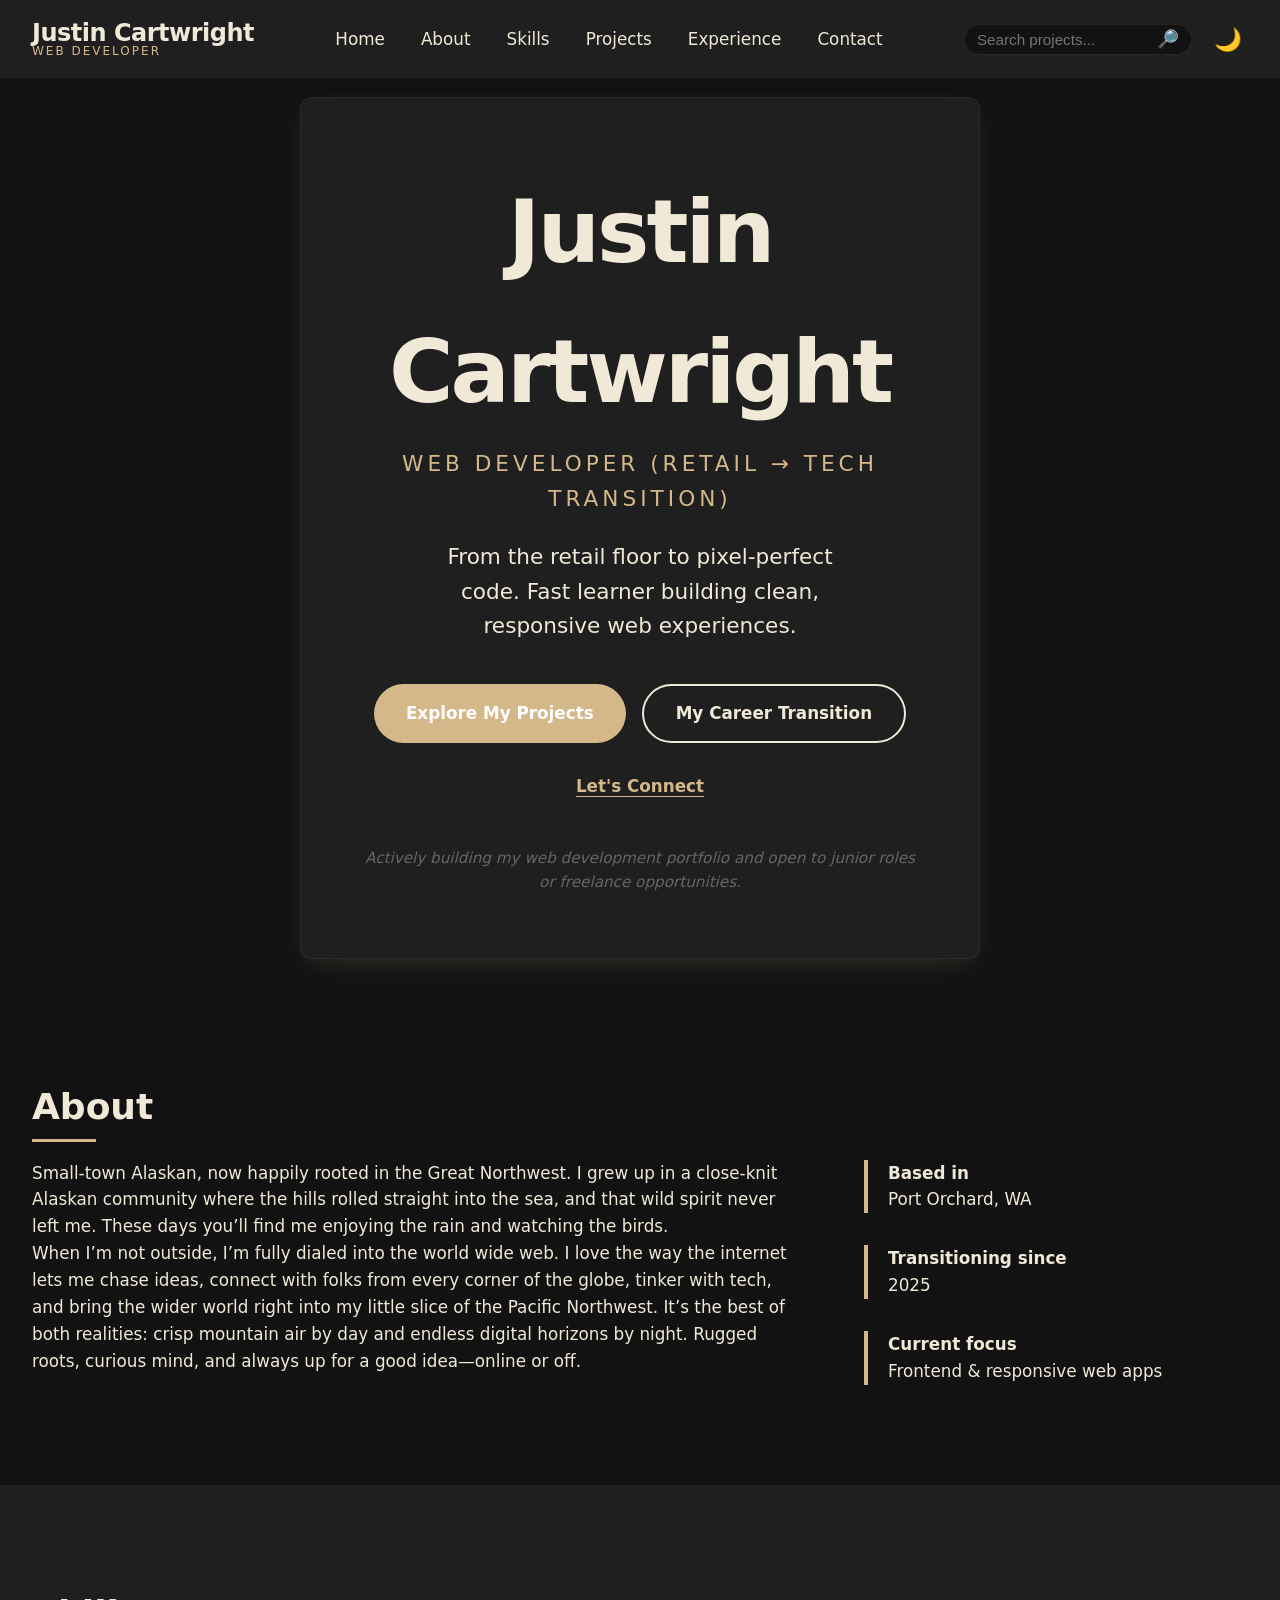
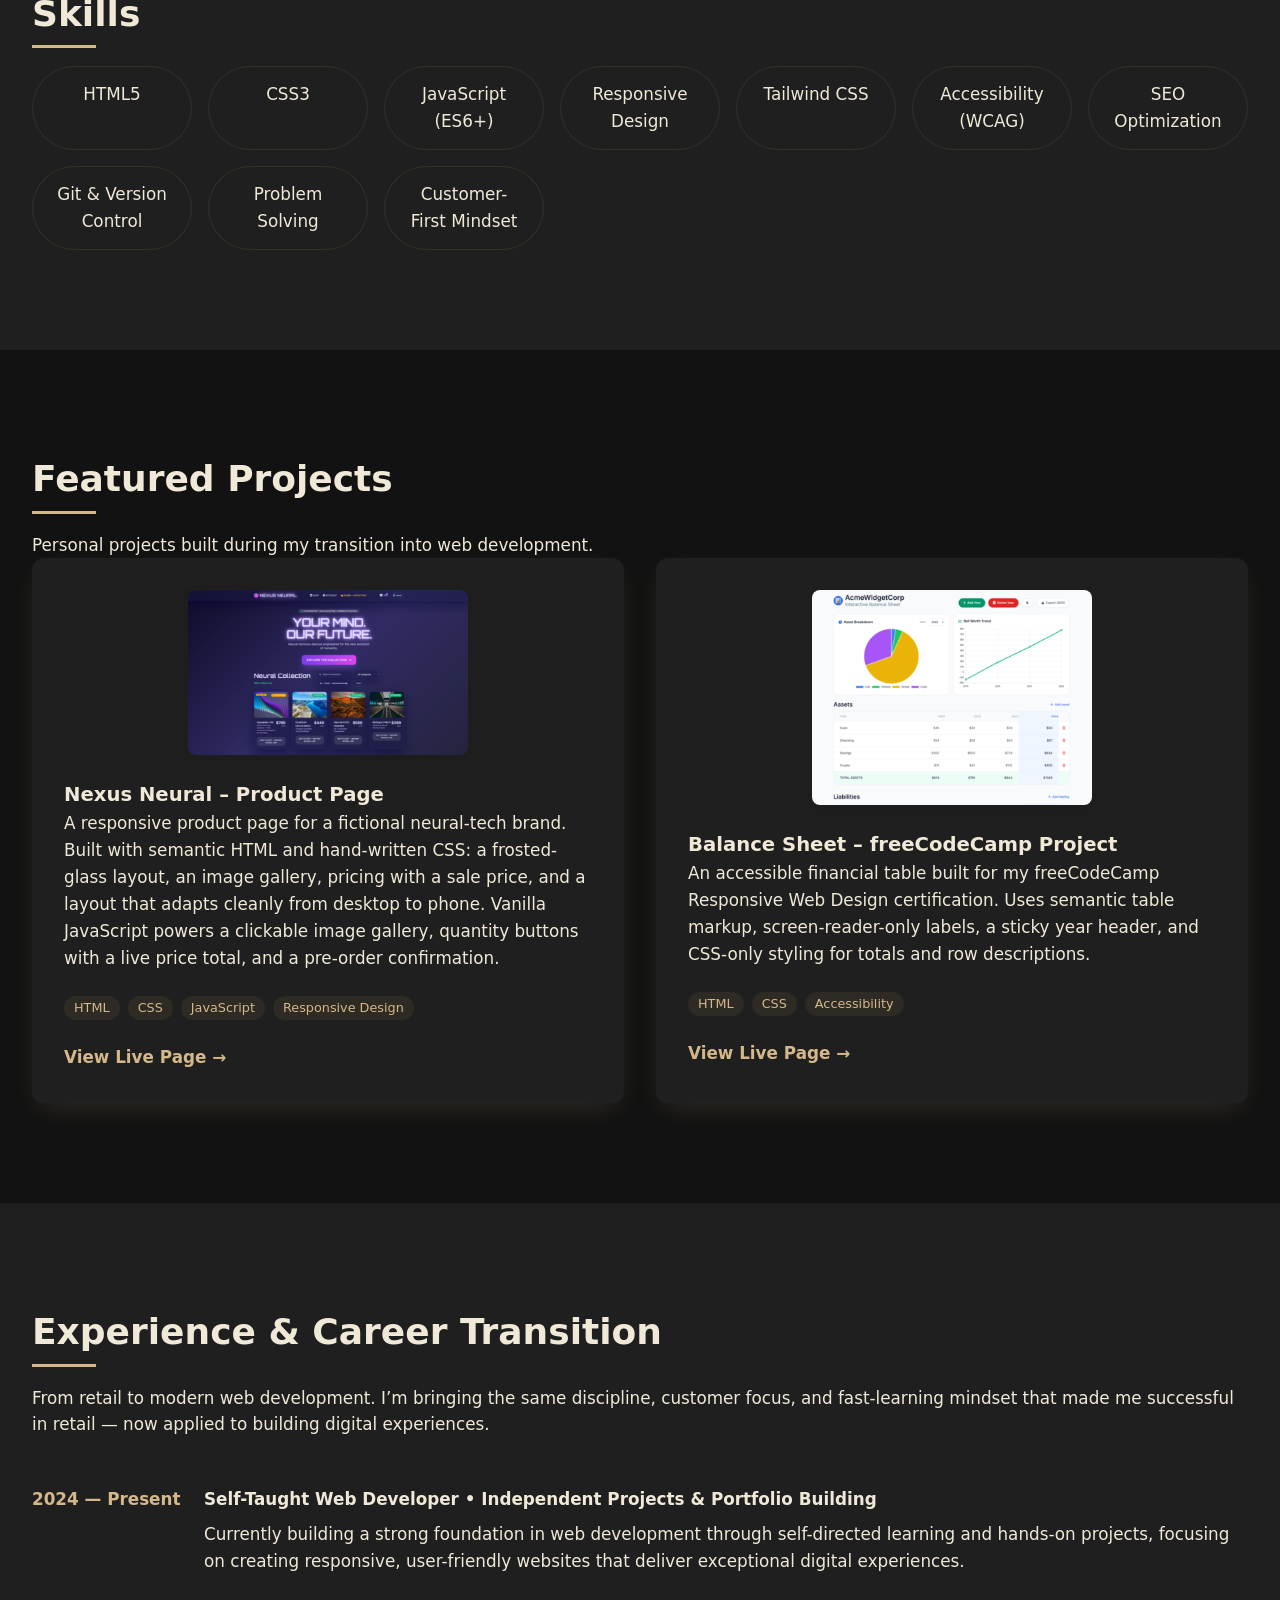
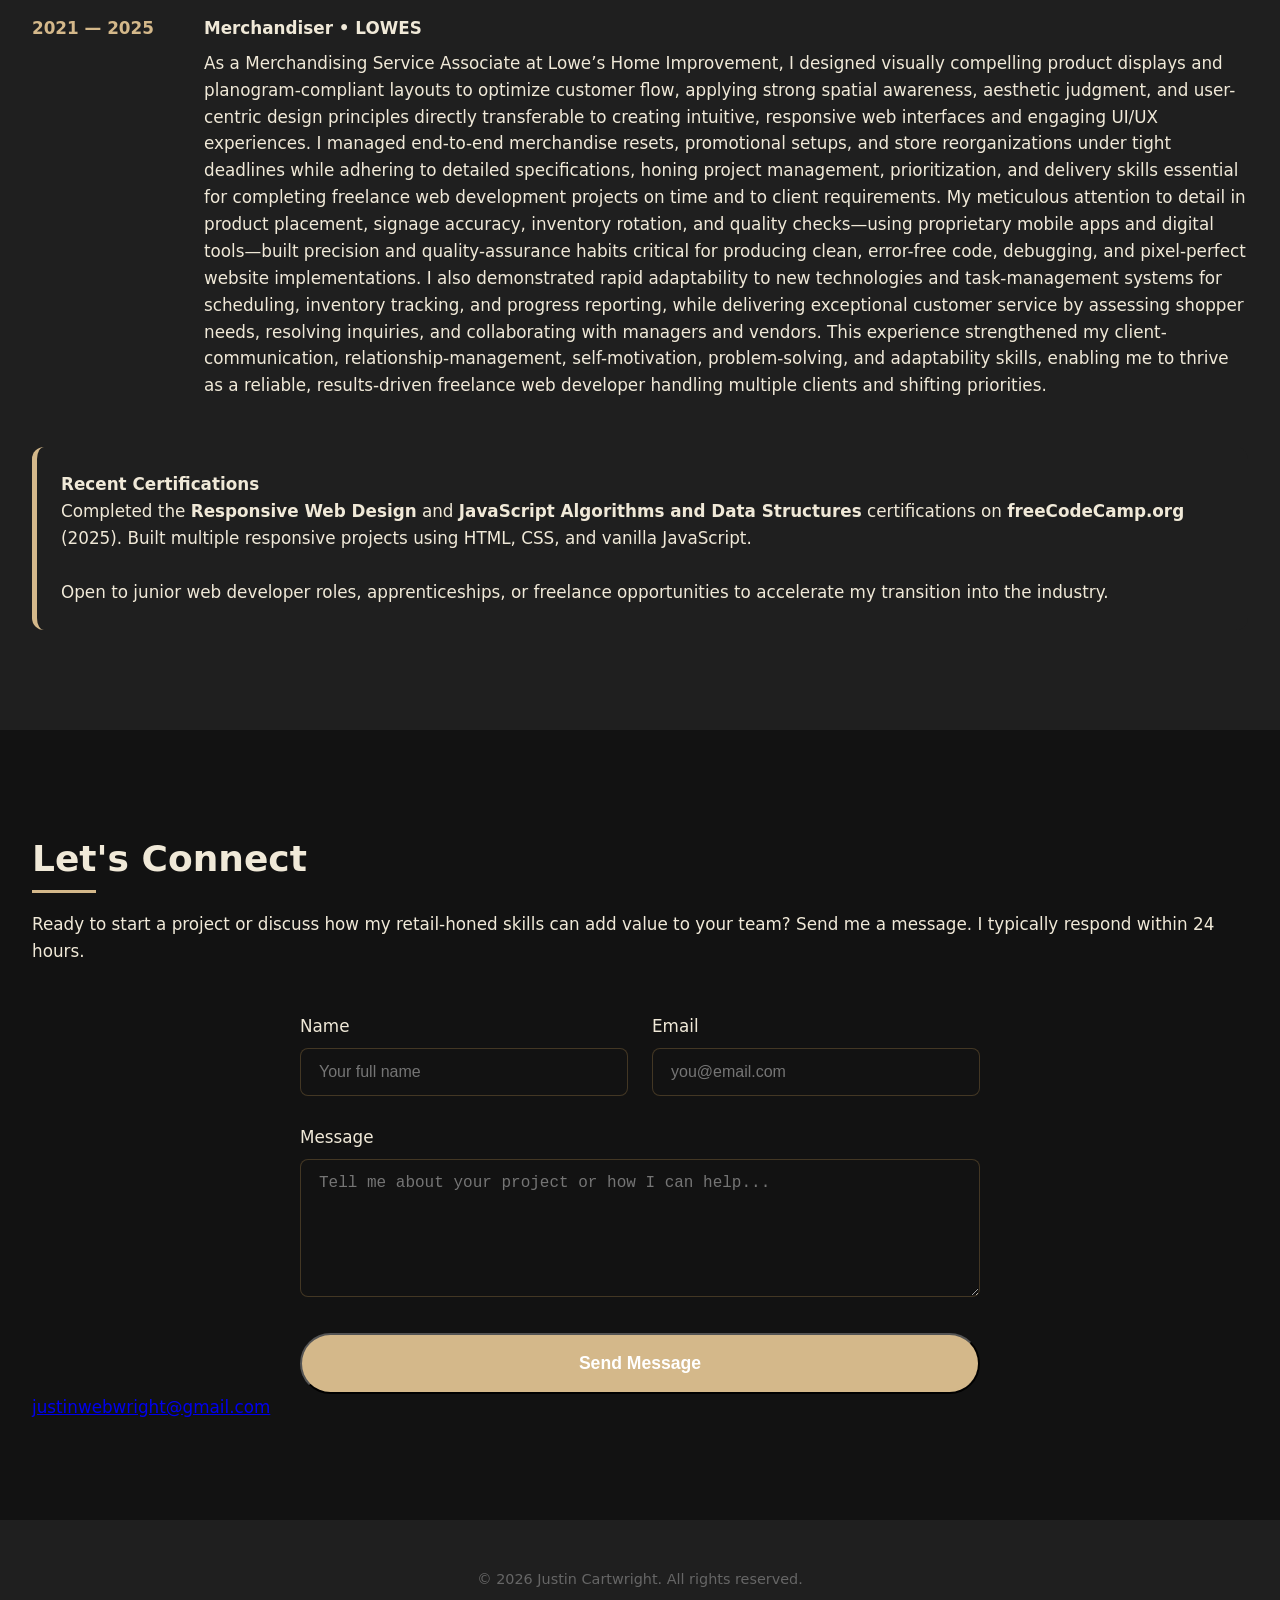
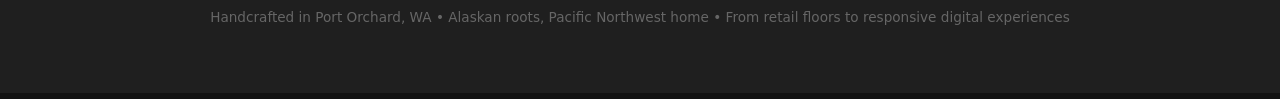
<file: index.html>
<!DOCTYPE html>
<html lang="en">
<head>
    <meta charset="UTF-8">
    <meta name="viewport" content="width=device-width, initial-scale=1.0">
    <meta name="description" content="Professional web developer portfolio – career transition from retail to modern web development.">
    <meta name="keywords" content="web developer, career change, retail to tech, portfolio, frontend, responsive design">
    <meta name="author" content="Justin Cartwright">
    <title>Justin Cartwright | Web Developer</title>
    <link rel="stylesheet" href="styles.css">
    <style>
        :root { --transition: all 0.3s cubic-bezier(0.4, 0, 0.2, 1); }
        body { font-family: system-ui, -apple-system, BlinkMacSystemFont, "Segoe UI", Roboto, sans-serif; }
    </style>
</head>
<body class="dark">
    <!-- NAVBAR -->
    <nav class="navbar" aria-label="Main navigation">
        <div class="nav-container">
            <div class="logo">
                <span class="logo-text">Justin Cartwright</span>
                <span class="logo-tag">WEB DEVELOPER</span>
            </div>

            <ul class="nav-links" id="nav-links">
                <li><a href="#hero" onclick="closeMobileMenu()">Home</a></li>
                <li><a href="#about" onclick="closeMobileMenu()">About</a></li>
                <li><a href="#skills" onclick="closeMobileMenu()">Skills</a></li>
                <li><a href="#projects" onclick="closeMobileMenu()">Projects</a></li>
                <li><a href="#experience" onclick="closeMobileMenu()">Experience</a></li>
                <li><a href="#contact" onclick="closeMobileMenu()">Contact</a></li>
            </ul>

            <div class="nav-controls">
                <div class="search-wrapper">
                    <input type="text" id="global-search" placeholder="Search projects..." aria-label="Search portfolio projects" onkeyup="if(event.key==='Enter') filterProjects()">
                    <button onclick="filterProjects()" aria-label="Search" class="search-btn">🔎</button>
                </div>

                <button id="theme-toggle" onclick="toggleDarkMode()" aria-label="Toggle dark mode" class="theme-toggle">
                    <span class="sun" style="display: none;">☀️</span>
                    <span class="moon">🌙</span>
                </button>

                <button class="hamburger" id="hamburger" onclick="toggleMobileMenu()" aria-label="Toggle mobile menu" aria-expanded="false">
                    <span class="bar"></span>
                    <span class="bar"></span>
                    <span class="bar"></span>
                </button>
            </div>
        </div>
    </nav>

    <!-- HERO SECTION -->
    <header id="hero" class="hero">
        <div class="hero-card">
            <div class="hero-content">
                <h1 class="hero-name">Justin Cartwright</h1>
                <p class="hero-title">Web Developer (Retail → Tech Transition)</p>
                <p class="hero-subtitle">From the retail floor to pixel-perfect code. Fast learner building clean, responsive web experiences.</p>
                <div class="hero-cta">
                    <a href="#projects" class="cta-button primary">Explore My Projects</a>
                    <a href="#experience" class="cta-button secondary">My Career Transition</a>
                    <a href="#contact" class="cta-button tertiary">Let's Connect</a>
                </div>
                <p class="hero-trust">Actively building my web development portfolio and open to junior roles or freelance opportunities.</p>
            </div>
        </div>
    </header>

    <!-- ABOUT SECTION -->
    <section id="about" class="section">
        <div class="section-container">
            <h2 class="section-title">About</h2>
            <div class="about-grid">
                <div class="about-text">
                    <p>Small-town Alaskan, now happily rooted in the Great Northwest. I grew up in a close-knit Alaskan community where the hills rolled straight into the sea, and that wild spirit never left me. These days you’ll find me enjoying the rain and watching the birds.</p>
                    <p>When I’m not outside, I’m fully dialed into the world wide web. I love the way the internet lets me chase ideas, connect with folks from every corner of the globe, tinker with tech, and bring the wider world right into my little slice of the Pacific Northwest.
It’s the best of both realities: crisp mountain air by day and endless digital horizons by night. Rugged roots, curious mind, and always up for a good idea—online or off.</p>
                </div>
                <div class="about-meta">
                    <div class="meta-item">
                        <strong>Based in</strong><br>Port Orchard, WA
                    </div>
                    <div class="meta-item">
                        <strong>Transitioning since</strong><br>2025
                    </div>
                    <div class="meta-item">
                        <strong>Current focus</strong><br>Frontend &amp; responsive web apps
                    </div>
                </div>
            </div>
        </div>
    </section>

    <!-- SKILLS SECTION -->
    <section id="skills" class="section bg-light">
        <div class="section-container">
            <h2 class="section-title">Skills</h2>
            <div class="skills-grid">
                <div class="skill-tag">HTML5</div>
                <div class="skill-tag">CSS3</div>
                <div class="skill-tag">JavaScript (ES6+)</div>
                <div class="skill-tag">Responsive Design</div>
                <div class="skill-tag">Tailwind CSS</div>
                <div class="skill-tag">Accessibility (WCAG)</div>
                <div class="skill-tag">SEO Optimization</div>
                <div class="skill-tag">Git &amp; Version Control</div>
                <div class="skill-tag">Problem Solving</div>
                <div class="skill-tag">Customer-First Mindset</div>
            </div>
        </div>
    </section>

    <!-- PROJECTS SECTION -->
<section id="projects" class="section">
    <div class="section-container">
        <div class="section-header">
            <h2 class="section-title">Featured Projects</h2>
            <p class="section-description">Personal projects built during my transition into web development.</p>
        </div>
        
        <div class="projects-grid" id="projects-grid">
            <!-- Project 1 -->
            <div class="project-card" data-title="Nexus Neural – Product Page" data-desc="Responsive product page">
                <div class="project-card-inner">
                    <img src="e-commerce-page.png" 
                         alt="Nexus Neural – Product Page" 
                         class="project-image"
                         loading="lazy">
                    <h3>Nexus Neural – Product Page</h3>
                    <p>A responsive product page for a fictional neural-tech brand. Built with semantic HTML and hand-written CSS: a frosted-glass layout, an image gallery, pricing with a sale price, and a layout that adapts cleanly from desktop to phone. Vanilla JavaScript powers a clickable image gallery, quantity buttons with a live price total, and a pre-order confirmation.</p>
                    <div class="project-tags">
                        <span>HTML</span>
                        <span>CSS</span>
                        <span>JavaScript</span>
                        <span>Responsive Design</span>
                    </div>
                    <a href="nexus-neural/" class="project-link">View Live Page →</a>
                </div>
            </div>

            <!-- Project 2 -->
            <div class="project-card" data-title="Balance Sheet – freeCodeCamp Project" data-desc="Accessible financial table">
                <div class="project-card-inner">
                    <img src="interactive-balance-sheet.png" 
                         alt="Balance Sheet – freeCodeCamp Project" 
                         class="project-image"
                         loading="lazy">
                    <h3>Balance Sheet – freeCodeCamp Project</h3>
                    <p>An accessible financial table built for my freeCodeCamp Responsive Web Design certification. Uses semantic table markup, screen-reader-only labels, a sticky year header, and CSS-only styling for totals and row descriptions.</p>
                    <div class="project-tags">
                        <span>HTML</span>
                        <span>CSS</span>
                        <span>Accessibility</span>
                    </div>
                    <a href="balance-sheet/" class="project-link">View Live Page →</a>
                </div>
            </div>

        </div>
    </div>
</section>

    <!-- EXPERIENCE SECTION -->
    <section id="experience" class="section bg-light">
        <div class="section-container">
            <h2 class="section-title">Experience &amp; Career Transition</h2>
            <p class="section-description" style="margin-bottom: 3rem;">From retail to modern web development. I’m bringing the same discipline, customer focus, and fast-learning mindset that made me successful in retail — now applied to building digital experiences.</p>
            
            <div class="timeline">
                <!-- New web development focus -->
                <div class="timeline-item">
                    <div class="timeline-date">2024 — Present</div>
                    <div class="timeline-content">
                        <h4>Self-Taught Web Developer • Independent Projects &amp; Portfolio Building</h4>
                        <p>Currently building a strong foundation in web development through self-directed learning and hands-on projects, focusing on creating responsive, user-friendly websites that deliver exceptional digital experiences.</p>
                    </div>
                </div>
                
                <!-- Retail experience with transferable skills -->
                <div class="timeline-item">
                    <div class="timeline-date">2021 — 2025</div>
                    <div class="timeline-content">
                        <h4>Merchandiser • LOWES</h4>
                        <p>As a Merchandising Service Associate at Lowe’s Home Improvement, I designed visually compelling product displays and planogram-compliant layouts to optimize customer flow, applying strong spatial awareness, aesthetic judgment, and user-centric design principles directly transferable to creating intuitive, responsive web interfaces and engaging UI/UX experiences. I managed end-to-end merchandise resets, promotional setups, and store reorganizations under tight deadlines while adhering to detailed specifications, honing project management, prioritization, and delivery skills essential for completing freelance web development projects on time and to client requirements. My meticulous attention to detail in product placement, signage accuracy, inventory rotation, and quality checks—using proprietary mobile apps and digital tools—built precision and quality-assurance habits critical for producing clean, error-free code, debugging, and pixel-perfect website implementations. I also demonstrated rapid adaptability to new technologies and task-management systems for scheduling, inventory tracking, and progress reporting, while delivering exceptional customer service by assessing shopper needs, resolving inquiries, and collaborating with managers and vendors. This experience strengthened my client-communication, relationship-management, self-motivation, problem-solving, and adaptability skills, enabling me to thrive as a reliable, results-driven freelance web developer handling multiple clients and shifting priorities.</p>
                    </div>
                </div>
            </div>
            
            <div style="margin-top: 3rem; padding: 1.5rem; background: var(--card-bg); border-radius: 12px; border-left: 5px solid var(--accent);">
                <strong>Recent Certifications</strong><br>
                Completed the <strong>Responsive Web Design</strong> and <strong>JavaScript Algorithms and Data Structures</strong> certifications on <strong>freeCodeCamp.org</strong> (2025). Built multiple responsive projects using HTML, CSS, and vanilla JavaScript. 
                <br><br>
Open to junior web developer roles, apprenticeships, or freelance opportunities to accelerate my transition into the industry.
            </div>
    </section>

    <!-- CONTACT SECTION -->
    <section id="contact" class="section">
        <div class="section-container">
            <h2 class="section-title">Let's Connect</h2>
            <p class="section-description">Ready to start a project or discuss how my retail-honed skills can add value to your team? Send me a message. I typically respond within 24 hours.</p>
            
            <form id="contact-form" class="contact-form" action="https://formspree.io/f/xoedpylj" method="POST">
                <div class="form-grid">
                    <div class="form-group">
                        <label for="name">Name</label>
                        <input type="text" id="name" name="name" required aria-required="true" placeholder="Your full name">
                    </div>
                    <div class="form-group">
                        <label for="email">Email</label>
                        <input type="email" id="email" name="email" required aria-required="true" placeholder="you@email.com">
                    </div>
                </div>
                <div class="form-group">
                    <label for="message">Message</label>
                    <textarea id="message" name="message" rows="6" required aria-required="true" placeholder="Tell me about your project or how I can help..."></textarea>
                </div>
                <button type="submit" class="cta-button primary form-submit">Send Message</button>
            </form>

            <div class="alternative-contact">
                <a href="mailto:justinwebwright@gmail.com" class="alt-link">justinwebwright@gmail.com</a>
            </div>
        </div>
    </section>

    <!-- FOOTER -->
<footer class="footer">
    <div class="footer-container">
        <p>&copy; <span id="year"></span> Justin Cartwright. All rights reserved.</p>
        <p class="footer-note">Handcrafted in Port Orchard, WA • Alaskan roots, Pacific Northwest home • From retail floors to responsive digital experiences</p>
    </div>
</footer>

    <script src="script.js"></script>
</body>
</html>
</file>
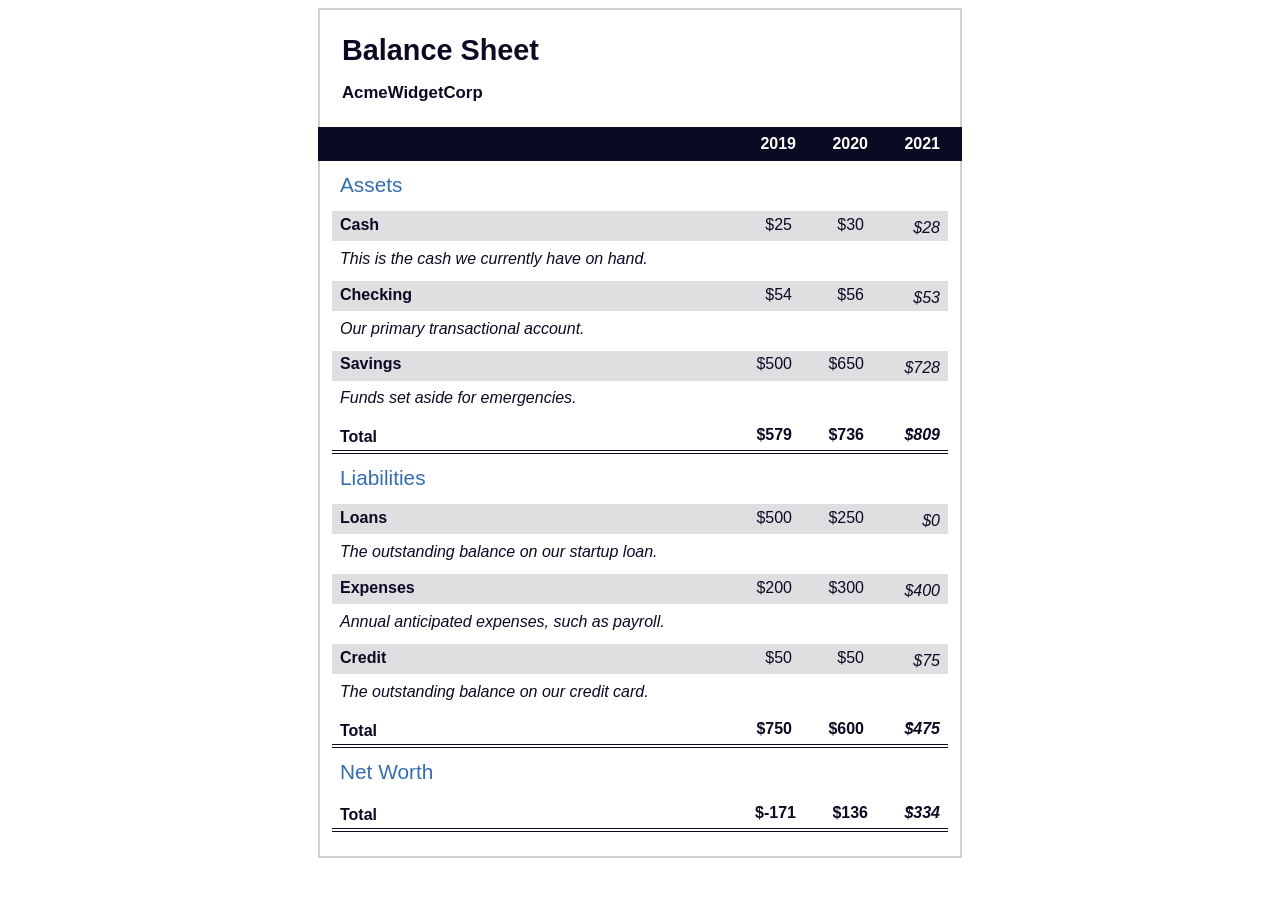
<file: balance-sheet/index.html>
<!DOCTYPE html>
<html lang="en">
  <head>
    <meta charset="UTF-8">
    <meta name="viewport" content="width=device-width, initial-scale=1.0">
    <title>Balance Sheet</title>
    <link rel="stylesheet" href="./styles.css">
  </head>
  <body>
    <main>
      <section>
        <h1>
          <span class="flex">
            <span>AcmeWidgetCorp</span>
            <span>Balance Sheet</span>
          </span>
        </h1>
        <div id="years" aria-hidden="true">
          <span class="year">2019</span>
          <span class="year">2020</span>
          <span class="year">2021</span>
        </div>
        <div class="table-wrap">
          <table>
            <caption>Assets</caption>
            <thead>
              <tr>
                <td></td>
                <th><span class="sr-only year">2019</span></th>
                <th><span class="sr-only year">2020</span></th>
                <th class="current"><span class="sr-only year">2021</span></th>
              </tr>
            </thead>
            <tbody>
              <tr class="data">
                <th>Cash <span class="description">This is the cash we currently have on hand.</span></th>
                <td>$25</td>
                <td>$30</td>
                <td class="current">$28</td>
              </tr>
              <tr class="data">
                <th>Checking <span class="description">Our primary transactional account.</span></th>
                <td>$54</td>
                <td>$56</td>
                <td class="current">$53</td>
              </tr>
              <tr class="data">
                <th>Savings <span class="description">Funds set aside for emergencies.</span></th>
                <td>$500</td>
                <td>$650</td>
                <td class="current">$728</td>
              </tr>
              <tr class="total">
                <th>Total <span class="sr-only">Assets</span></th>
                <td>$579</td>
                <td>$736</td>
                <td class="current">$809</td>
              </tr>
            </tbody>
          </table>
          <table>
            <caption>Liabilities</caption>
            <thead>
              <tr>
              <td></td>
              <th><span class="sr-only">2019</span></th>
              <th><span class="sr-only">2020</span></th>
              <th><span class="sr-only">2021</span></th>
              </tr>
            </thead>
            <tbody>
              <tr class="data">
                <th>Loans <span class="description">The outstanding balance on our startup loan.</span></th>
                <td>$500</td>
                <td>$250</td>
                <td class="current">$0</td>
              </tr>
              <tr class="data">
                <th>Expenses <span class="description">Annual anticipated expenses, such as payroll.</span></th>
                <td>$200</td>
                <td>$300</td>
                <td class="current">$400</td>
              </tr>
              <tr class="data">
                <th>Credit <span class="description">The outstanding balance on our credit card.</span></th>
                <td>$50</td>
                <td>$50</td>
                <td class="current">$75</td>
              </tr>
              <tr class="total">
                <th>Total <span class="sr-only">Liabilities</span></th>
                <td>$750</td>
                <td>$600</td>
                <td class="current">$475</td>
              </tr>
            </tbody>
          </table>
          <table>
            <caption>Net Worth</caption>
            <thead>
              <tr>
              <td></td>
              <th><span class="sr-only">2019</span></th>
              <th><span class="sr-only">2020</span></th>
              <th><span class="sr-only">2021</span></th>
              </tr>
            </thead>
            <tbody>
              <tr class="total">
                <th>Total <span class="sr-only">Net Worth</span></th>
                <td>$-171</td>
                <td>$136</td>
                <td class="current">$334</td>
              </tr>
            </tbody>
          </table>
        </div>
      </section>
    </main>
  </body>
</html>
</file>
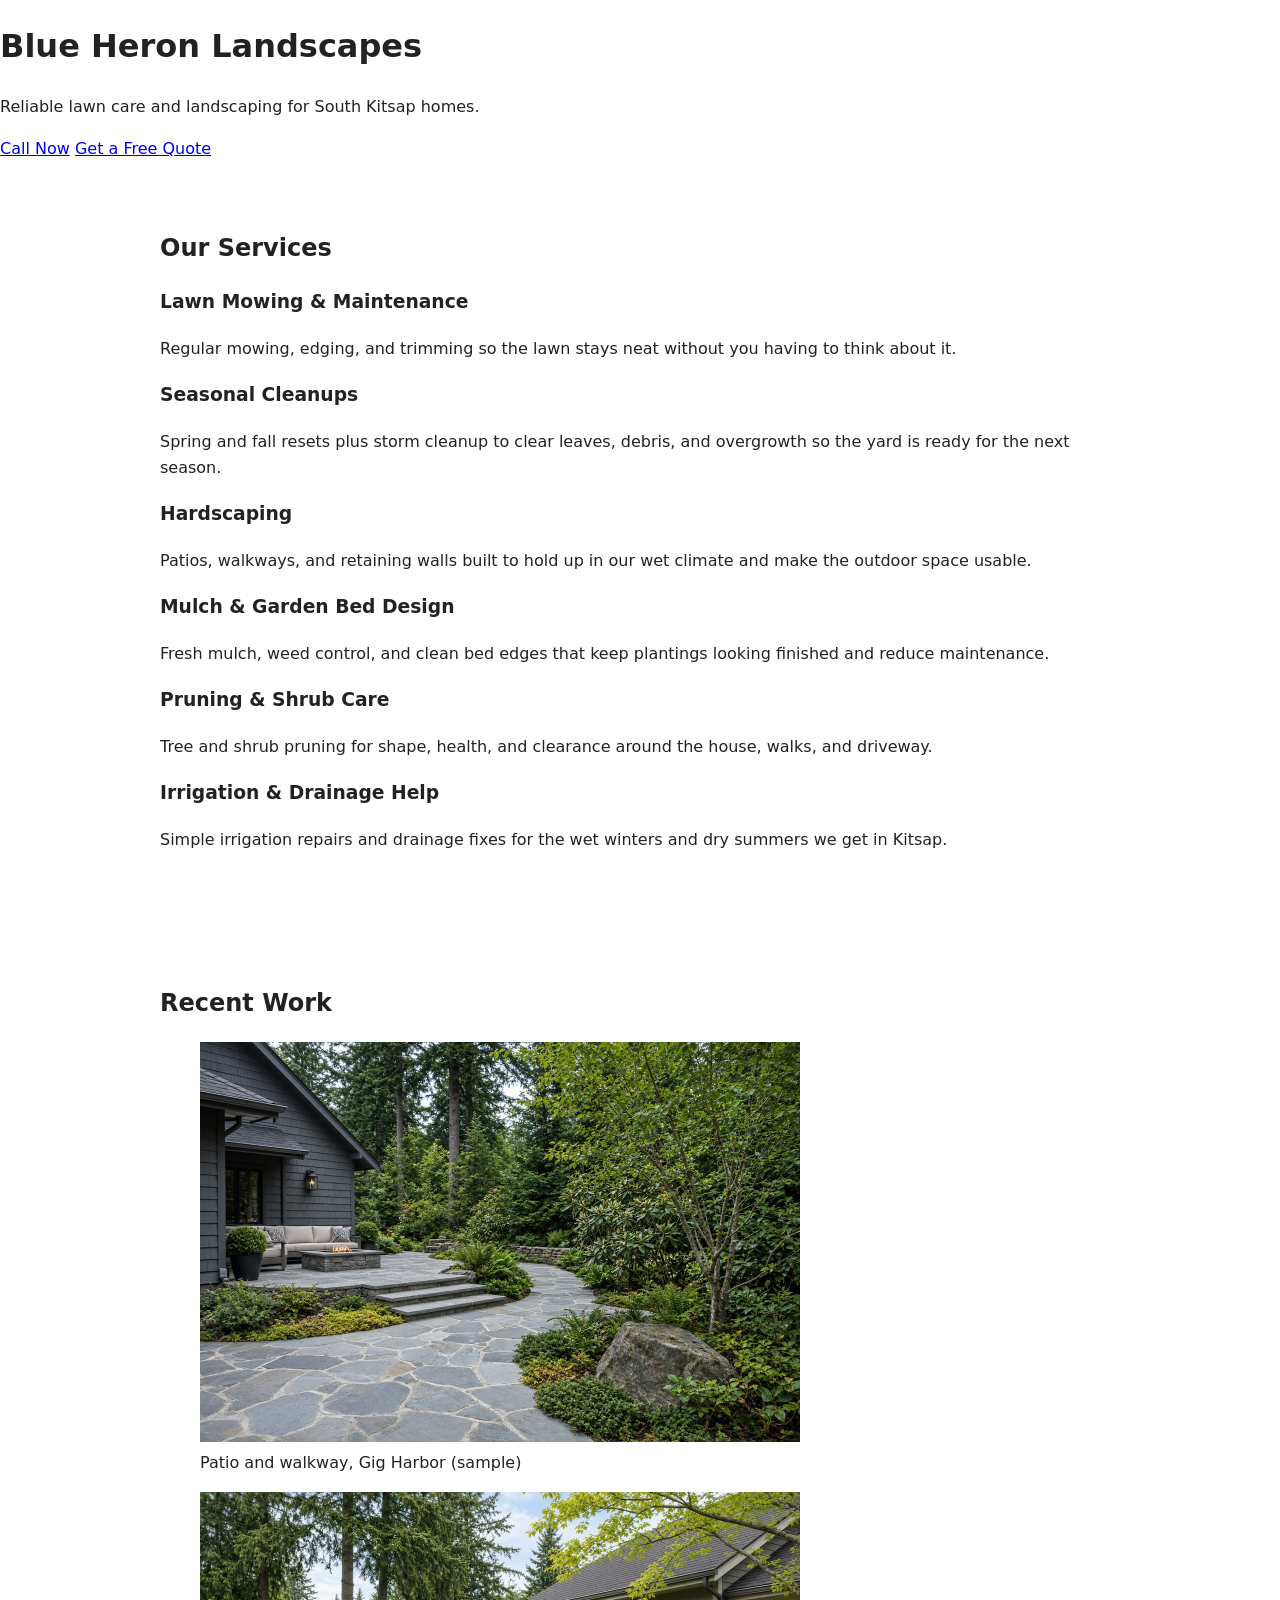
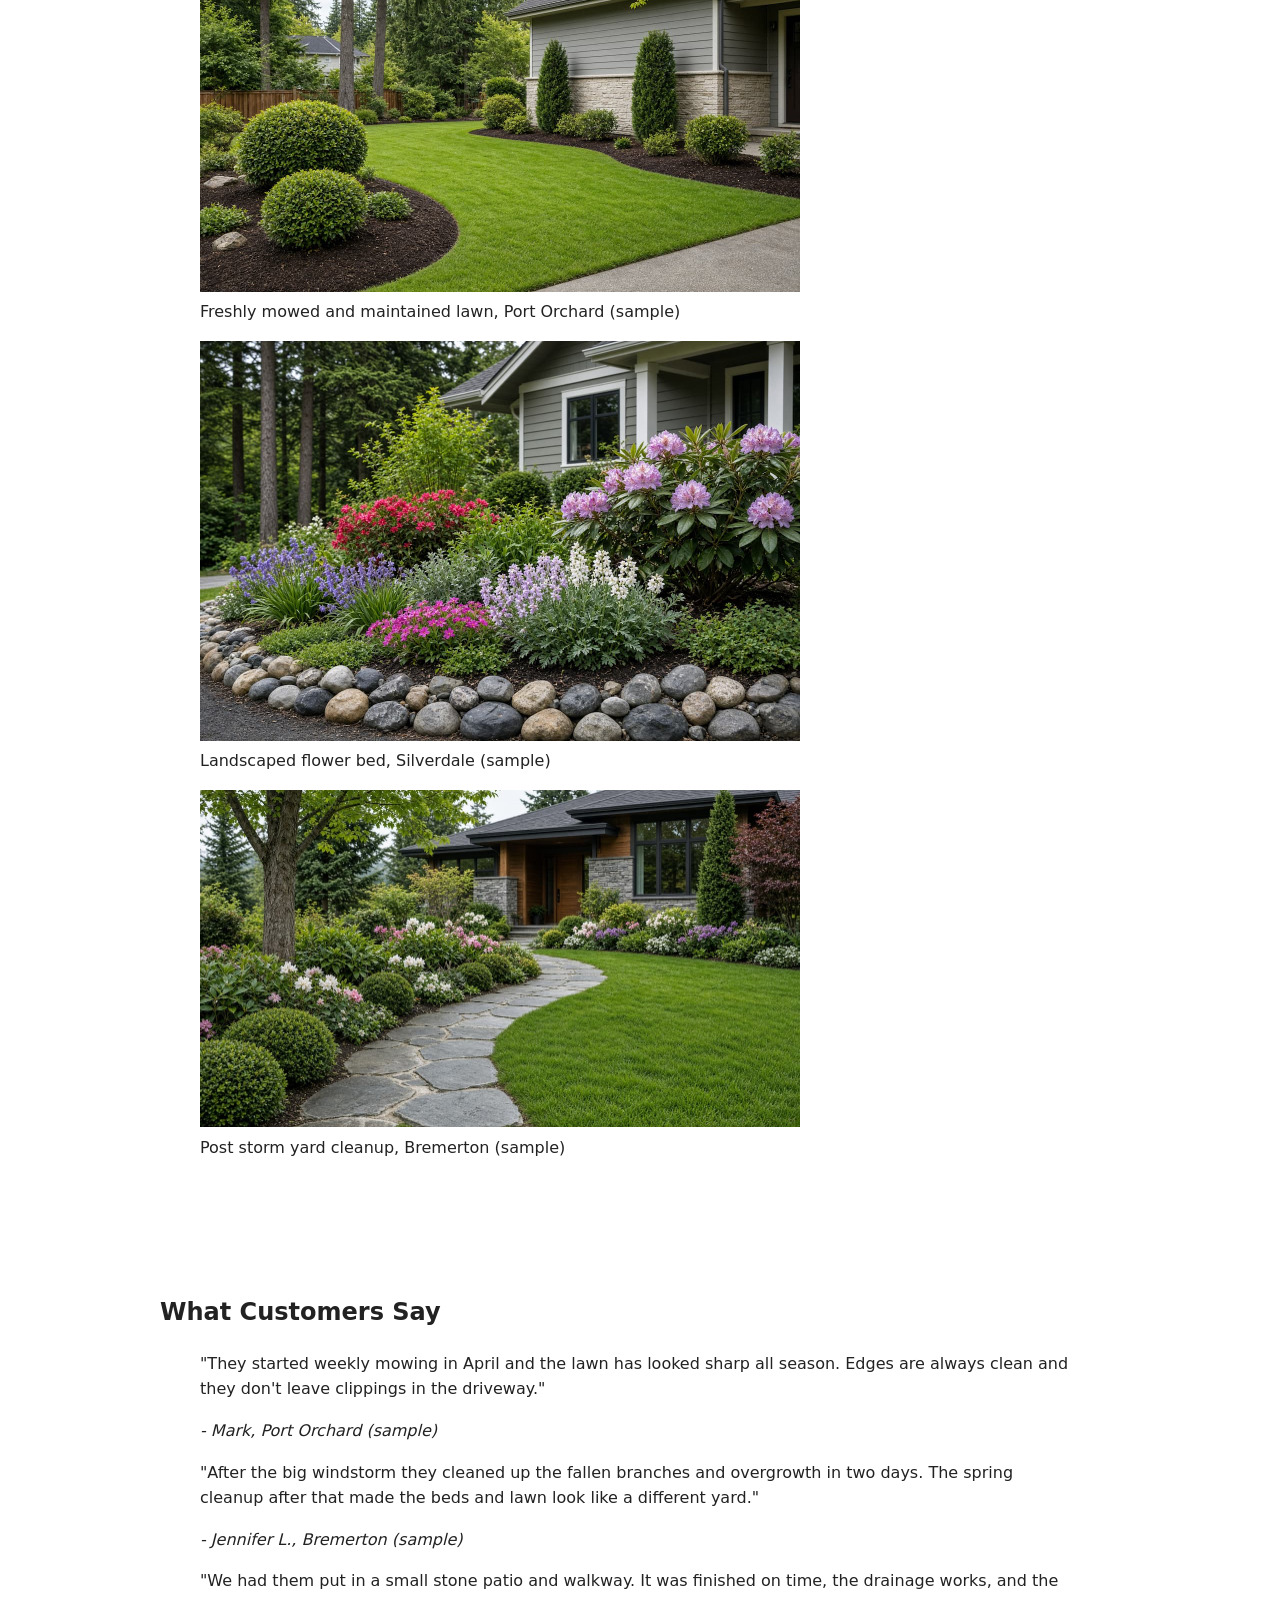
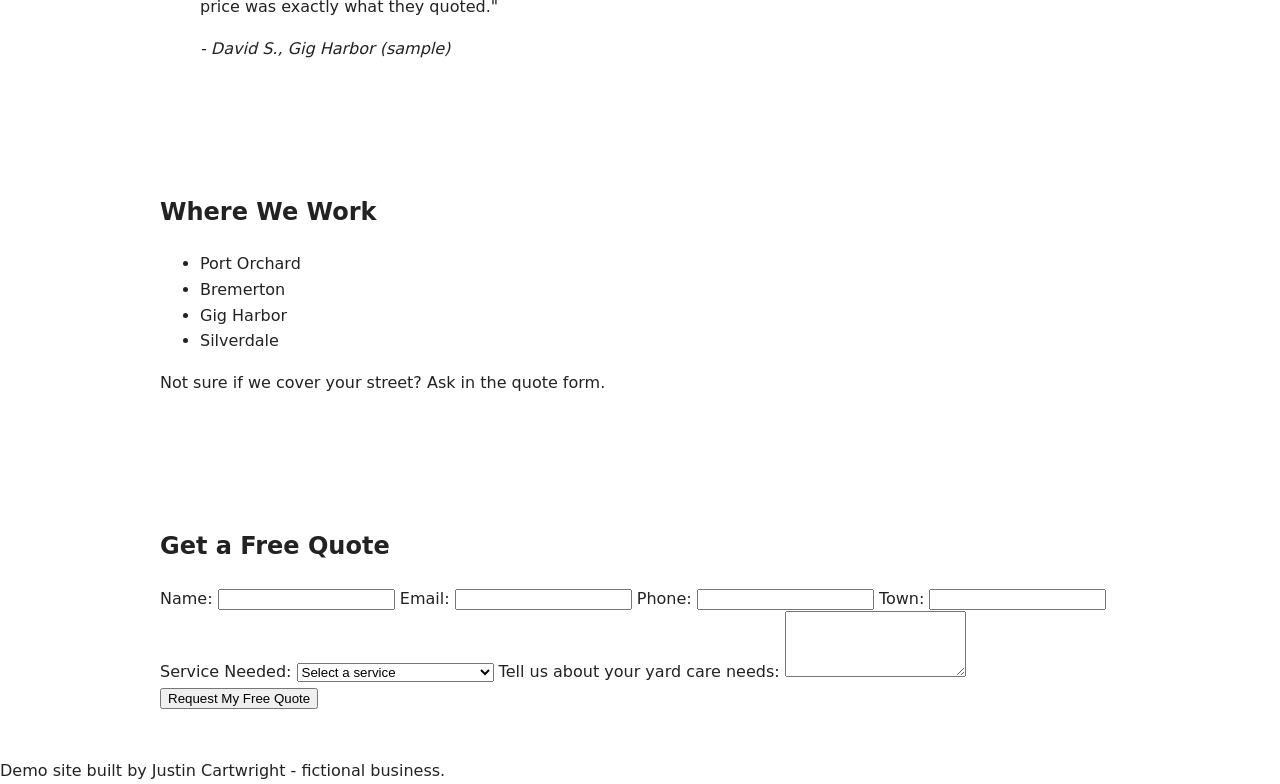
<file: blue-heron/index.html>
<!DOCTYPE html>
<html lang="en">
<head>
    <meta charset="UTF-8">
    <meta name="viewport" content="width=device-width, initial-scale=1.0">
    <meta name="description" content="Residential landscaping & outdoor maintenance in South Kitsap.">
    <title>Blue Heron Landscapes | Port Orchard Landscaping (Demo)</title>
    <link rel="stylesheet" href="styles.css">
</head>
<body>
    <header>
        <h1>Blue Heron Landscapes</h1>
        <p>Reliable lawn care and landscaping for South Kitsap homes.</p>
        <a href="tel:+15555550123">Call Now</a>
        <a href="#quote">Get a Free Quote</a>
    </header>
    <!-- SERVICES -->
    <section id="services">
        <h2>Our Services</h2>
        <article>
            <h3>Lawn Mowing & Maintenance</h3>
            <p>Regular mowing, edging, and trimming so the lawn stays neat without you having to think about it.</p>
        </article>
        <article>
            <h3>Seasonal Cleanups</h3>
            <p>Spring and fall resets plus storm cleanup to clear leaves, debris, and overgrowth so the yard is ready for the next season.</p>
        </article>
        <article>
            <h3>Hardscaping</h3>
            <p>Patios, walkways, and retaining walls built to hold up in our wet climate and make the outdoor space usable.</p>
        </article>
        <article>
            <h3>Mulch & Garden Bed Design</h3>
            <p>Fresh mulch, weed control, and clean bed edges that keep plantings looking finished and reduce maintenance.</p>
        </article>
        <article>
            <h3>Pruning & Shrub Care</h3>
            <p>Tree and shrub pruning for shape, health, and clearance around the house, walks, and driveway.</p>
        </article>
        <article>
            <h3>Irrigation & Drainage Help</h3>
            <p>Simple irrigation repairs and drainage fixes for the wet winters and dry summers we get in Kitsap.</p>
        </article>
    </section>
    <!-- GALLERY -->
    <section id="gallery">
        <h2>Recent Work</h2>
        <figure>
            <img src="images/patio.jpg" alt="Stone patio and walkway" width="600" height="400" loading="lazy"> <figcaption>Patio and walkway, Gig Harbor (sample)</figcaption>
        </figure>
        <figure>
            <img src="images/lawn.jpg" alt="Freshly mowed front lawn" width="600" height="400" loading="lazy"> <figcaption>Freshly mowed and maintained lawn, Port Orchard (sample)</figcaption>
        </figure>
        <figure>
            <img src="images/garden-bed.jpg" alt="Landscaped flower bed" width="600" height="400" loading="lazy"> <figcaption>Landscaped flower bed, Silverdale (sample)</figcaption>
        </figure>
        <figure>
            <img src="images/cleanup.jpg" alt="Cleaned and swept yard" width="600" height="338" loading="lazy"> <figcaption>Post storm yard cleanup, Bremerton (sample)</figcaption>
        </figure>
    </section>
    <!-- REVIEWS -->
    <section id="reviews">
        <h2>What Customers Say</h2>
        <blockquote>
            <p>"They started weekly mowing in April and the lawn has looked sharp all season. Edges are always clean and they don't leave clippings in the driveway."</p>
            <cite>- Mark, Port Orchard (sample)</cite>
        </blockquote>
        <blockquote>
            <p>"After the big windstorm they cleaned up the fallen branches and overgrowth in two days. The spring cleanup after that made the beds and lawn look like a different yard."</p>
            <cite>- Jennifer L., Bremerton (sample)</cite>
        </blockquote>
        <blockquote>
            <p>"We had them put in a small stone patio and walkway. It was finished on time, the drainage works, and the price was exactly what they quoted."</p>
            <cite>- David S., Gig Harbor (sample)</cite>
        </blockquote>
    </section>
    <!-- SERVICE AREA -->
    <section id="area">
        <h2>Where We Work</h2>
        <ul>
            <li>Port Orchard</li>
            <li>Bremerton</li>
            <li>Gig Harbor</li>
            <li>Silverdale</li>
        </ul>
        <p>Not sure if we cover your street? Ask in the quote form.</p>
    </section>
    <!-- QUOTE FORM -->
    <section id="quote">
        <h2>Get a Free Quote</h2>
        <form action="https://formspree.io/f/mkjrykra" method="POST">
            <label for="name">Name:</label>
            <input type="text" id="name" name="name" required>

            <label for="email">Email:</label>
            <input type="email" id="email" name="email" required>

            <label for="phone">Phone:</label>
            <input type="tel" id="phone" name="phone" required>

            <label for="town">Town:</label>
            <input type="text" id="town" name="town" required>

            <label for="service">Service Needed:</label>
            <select id="service" name="service" required>
                <option value="">Select a service</option>
                <option>Lawn Mowing & Maintenance</option>
                <option>Seasonal Cleanups</option>
                <option>Hardscaping</option>
                <option>Mulch & Garden Bed Design</option>
                <option>Pruning & Shrub Care</option>
                <option>Irrigation & Drainage Help</option>
            </select>

            <label for="message">Tell us about your yard care needs:</label>
            <textarea id="message" name="message" rows="4" required></textarea>
            <button type="submit">Request My Free Quote</button>
        </form>
    </section>
    <!-- FOOTER -->
    <footer>Demo site built by Justin Cartwright - fictional business.</footer>
</body>
</html>
</file>
<file: styles.css>
/* styles.css */
/* ============================================= */
/* Reset & Base Styles */
*,
*::before,
*::after {
    margin: 0;
    padding: 0;
    box-sizing: border-box;
}

:root {
    /* Light mode */
    --bg: #f9f6f0;
    --text: #1a1a1a;
    --accent: #b38b4d;
    --card-bg: #ffffff;
    --shadow: 0 10px 30px -10px rgba(179, 139, 77, 0.15);
    --transition: all 0.3s cubic-bezier(0.4, 0, 0.2, 1);
}

body.dark {
    /* Dark mode */
    --bg: #121212;
    --text: #f0e9d8;
    --accent: #d4b88a;
    --card-bg: #1f1f1f;
    --shadow: 0 10px 30px -10px rgba(212, 184, 138, 0.2);
}

body {
    background: var(--bg);
    color: var(--text);
    line-height: 1.6;
    font-size: 1.05rem;
    transition: var(--transition);
}

/* Navbar */
.navbar {
    position: sticky;
    top: 0;
    z-index: 1000;
    background: var(--card-bg);
    box-shadow: 0 2px 15px rgba(0, 0, 0, 0.07);
    transition: var(--transition);
}

.nav-container {
    max-width: 1280px;
    margin: 0 auto;
    padding: 0 2rem;
    display: flex;
    align-items: center;
    justify-content: space-between;
    height: 78px;
}

.logo {
    display: flex;
    flex-direction: column;
    align-items: flex-start;
    line-height: 1;
}

.logo-text {
    font-size: 1.5rem;
    font-weight: 700;
    letter-spacing: -0.5px;
    color: var(--text);
}

.logo-tag {
    font-size: 0.75rem;
    font-weight: 500;
    letter-spacing: 2px;
    color: var(--accent);
    text-transform: uppercase;
}

.nav-links {
    display: flex;
    gap: 2.25rem;
    list-style: none;
}

.nav-links a {
    color: var(--text);
    text-decoration: none;
    font-weight: 500;
    transition: var(--transition);
    position: relative;
}

.nav-links a::after {
    content: '';
    position: absolute;
    width: 0;
    height: 2px;
    bottom: -2px;
    left: 0;
    background: var(--accent);
    transition: var(--transition);
}

.nav-links a:hover::after {
    width: 100%;
}

.nav-controls {
    display: flex;
    align-items: center;
    gap: 1rem;
}

.search-wrapper {
    display: flex;
    background: var(--bg);
    border-radius: 9999px;
    padding: 4px 12px;
    border: 1px solid rgba(179, 139, 77, 0.15);
    transition: var(--transition);
}

.search-wrapper:focus-within {
    box-shadow: 0 0 0 3px rgba(179, 139, 77, 0.2);
}

#global-search {
    background: transparent;
    border: none;
    outline: none;
    width: 180px;
    font-size: 0.95rem;
    color: var(--text);
}

.search-btn {
    background: none;
    border: none;
    cursor: pointer;
    font-size: 1.1rem;
    color: var(--accent);
}

.theme-toggle {
    background: none;
    border: none;
    font-size: 1.4rem;
    cursor: pointer;
    padding: 6px;
    border-radius: 50%;
    transition: var(--transition);
}

.theme-toggle:hover {
    background: rgba(179, 139, 77, 0.1);
}

.hamburger {
    display: none;
    flex-direction: column;
    gap: 4px;
    background: none;
    border: none;
    cursor: pointer;
}

.bar {
    width: 26px;
    height: 3px;
    background: var(--text);
    transition: var(--transition);
}

/* Mobile menu */
@media (max-width: 768px) {
    .nav-links {
        position: fixed;
        top: 78px;
        left: 0;
        right: 0;
        background: var(--card-bg);
        flex-direction: column;
        padding: 2rem;
        gap: 1.5rem;
        box-shadow: 0 10px 20px rgba(0, 0, 0, 0.1);
        transform: translateY(-150%);
        opacity: 0;
        transition: var(--transition);
    }
    
    .nav-links.active {
        transform: translateY(0);
        opacity: 1;
    }
    
    .hamburger {
        display: flex;
    }
    
    .nav-controls {
        gap: 0.75rem;
    }
    
    #global-search {
        width: 140px;
    }
}

/* Hero */
.hero {
    min-height: 100vh;
    display: flex;
    align-items: center;
    justify-content: center;
    padding: 0 2rem;
    background: var(--bg);
}

.hero-card {
    max-width: 680px;
    width: 100%;
    background: var(--card-bg);
    border-radius: 12px;
    padding: 4rem 3.5rem;
    box-shadow: var(--shadow);
    border: 1px solid rgba(179, 139, 77, 0.1);
    text-align: center;
    transition: var(--transition);
}

.hero-name {
    font-size: clamp(3rem, 8vw, 5.5rem);
    font-weight: 700;
    letter-spacing: -3px;
    margin-bottom: 0.25rem;
    color: var(--text);
}

.hero-title {
    font-size: 1.35rem;
    font-weight: 500;
    color: var(--accent);
    letter-spacing: 4px;
    text-transform: uppercase;
    margin-bottom: 1.5rem;
}

.hero-subtitle {
    font-size: 1.35rem;
    max-width: 420px;
    margin: 0 auto 2.5rem;
    color: var(--text);
}

.hero-cta {
    display: flex;
    flex-wrap: wrap;
    gap: 1rem;
    justify-content: center;
    margin-bottom: 2rem;
}

.cta-button {
    padding: 14px 32px;
    border-radius: 9999px;
    font-weight: 600;
    text-decoration: none;
    transition: var(--transition);
    display: inline-flex;
    align-items: center;
    justify-content: center;
    font-size: 1.05rem;
}

.cta-button.primary {
    background: var(--accent);
    color: #fff;
}

.cta-button.primary:hover {
    transform: translateY(-2px);
    box-shadow: 0 10px 20px -5px var(--accent);
}

.cta-button.secondary {
    background: transparent;
    color: var(--text);
    border: 2px solid var(--text);
}

.cta-button.secondary:hover {
    background: var(--text);
    color: var(--bg);
}

.cta-button.tertiary {
    background: transparent;
    color: var(--accent);
    text-decoration: underline;
    text-underline-offset: 4px;
}

.hero-trust {
    font-size: 0.95rem;
    color: #666;
    font-style: italic;
}

/* Section styles */
.section {
    padding: 100px 2rem;
}

.section-container {
    max-width: 1280px;
    margin: 0 auto;
}

.section-title {
    font-size: 2.25rem;
    margin-bottom: 1.5rem;
    color: var(--text);
    position: relative;
}

.section-title::after {
    content: '';
    position: absolute;
    bottom: -6px;
    left: 0;
    width: 64px;
    height: 3px;
    background: var(--accent);
}

.bg-light {
    background: var(--card-bg);
}

/* About */
.about-grid {
    display: grid;
    grid-template-columns: 2fr 1fr;
    gap: 4rem;
    align-items: start;
}

@media (max-width: 768px) {
    .about-grid {
        grid-template-columns: 1fr;
    }
}

.about-meta {
    display: flex;
    flex-direction: column;
    gap: 2rem;
}

.meta-item {
    border-left: 4px solid var(--accent);
    padding-left: 1.25rem;
}

/* Skills */
.skills-grid {
    display: grid;
    grid-template-columns: repeat(auto-fit, minmax(160px, 1fr));
    gap: 1rem;
}

.skill-tag {
    background: var(--card-bg);
    border: 1px solid rgba(179, 139, 77, 0.15);
    padding: 14px 22px;
    border-radius: 9999px;
    text-align: center;
    font-weight: 500;
    transition: var(--transition);
}

.skill-tag:hover {
    background: var(--accent);
    color: #fff;
    transform: translateY(-2px);
}

/* Projects */
.projects-grid {
    display: grid;
    grid-template-columns: repeat(auto-fit, minmax(340px, 1fr));
    gap: 2rem;
}

.project-card {
    background: var(--card-bg);
    border-radius: 12px;
    overflow: hidden;
    box-shadow: var(--shadow);
    transition: var(--transition);
}

.project-card:hover {
    transform: translateY(-8px);
    box-shadow: 0 20px 40px -15px rgba(179, 139, 77, 0.25);
}

.project-card-inner {
    padding: 2rem;
}

.project-placeholder {
    font-size: 4rem;
    font-weight: 700;
    opacity: 0.08;
    line-height: 1;
    margin-bottom: 1rem;
    color: var(--accent);
}

.project-tags {
    display: flex;
    flex-wrap: wrap;
    gap: 0.5rem;
    margin: 1.5rem 0;
}

.project-tags span {
    font-size: 0.8rem;
    background: rgba(179, 139, 77, 0.1);
    color: var(--accent);
    padding: 2px 10px;
    border-radius: 9999px;
}

.project-link {
    color: var(--accent);
    text-decoration: none;
    font-weight: 600;
}

/* Project Images */
.project-image {
    max-width: 280px;
    height: auto;
    display: block;
    margin: 0 auto 1.5rem auto;
    border-radius: 8px;
    box-shadow: 0 4px 12px rgba(0, 0, 0, 0.08);
}

/* Timeline */
.timeline {
    display: flex;
    flex-direction: column;
    gap: 2.5rem;
}

.timeline-item {
    display: grid;
    grid-template-columns: 140px 1fr;
    gap: 2rem;
}

@media (max-width: 640px) {
    .timeline-item {
        grid-template-columns: 1fr;
    }
}

.timeline-date {
    font-weight: 600;
    color: var(--accent);
    white-space: nowrap;
}

.timeline-content h4 {
    margin-bottom: 0.5rem;
}

/* Contact form */
.contact-form {
    max-width: 680px;
    margin: 3rem auto 0;
}

.form-grid {
    display: grid;
    grid-template-columns: 1fr 1fr;
    gap: 1.5rem;
}

@media (max-width: 640px) {
    .form-grid {
        grid-template-columns: 1fr;
    }
}

.form-group {
    margin-bottom: 1.75rem;
}

.form-group label {
    display: block;
    margin-bottom: 0.5rem;
    font-weight: 500;
}

.form-group input,
.form-group textarea {
    width: 100%;
    padding: 14px 18px;
    border: 1px solid rgba(179, 139, 77, 0.3);
    border-radius: 8px;
    background: var(--bg);
    color: var(--text);
    font-size: 1rem;
    transition: var(--transition);
}

.form-group input:focus,
.form-group textarea:focus {
    outline: none;
    border-color: var(--accent);
    box-shadow: 0 0 0 3px rgba(179, 139, 77, 0.15);
}

.form-submit {
    width: 100%;
    padding: 18px;
    font-size: 1.1rem;
}

/* Footer */
.footer {
    background: var(--card-bg);
    padding: 3rem 2rem;
    text-align: center;
    font-size: 0.9rem;
    color: #666;
}

.footer-container {
    max-width: 1280px;
    margin: 0 auto;
}

.footer-note {
    margin: 1rem 0;
    font-size: 0.85rem;
}

.footer-links a {
    margin: 0 1rem;
    color: inherit;
    text-decoration: none;
}

/* Accessibility */
@media print {
    .navbar, .theme-toggle, .hamburger { display: none; }
}

/* Smooth scroll */
html {
    scroll-behavior: smooth;
}
</file>
<file: balance-sheet/styles.css>
span[class~="sr-only"] {
  border: 0 !important;
  clip: rect(1px, 1px, 1px, 1px) !important;
  clip-path: inset(50%) !important;
  height: 1px !important;
  width: 1px !important;
  position: absolute !important;
  overflow: hidden !important;
  white-space: nowrap !important;
  padding: 0 !important;
  margin: -1px !important;
}

html {
  box-sizing: border-box;
}

body {
  font-family: sans-serif;
  color: #0a0a23;
}

h1 {
  max-width: 37.25rem;
  margin: 0 auto;
  padding: 1.5rem 1.25rem;
}

h1 .flex {
  display: flex;
  flex-direction: column-reverse;
  gap: 1rem;
}

h1 .flex span:first-of-type {
  font-size: 0.7em;
}

h1 .flex span:last-of-type {
  font-size: 1.2em;
}

section {
  max-width: 40rem;
  margin: 0 auto;
  border: 2px solid #d0d0d5;
}

#years {
  display: flex;
  justify-content: flex-end;
  position: sticky;
  z-index: 999;
  top: 0;
  background: #0a0a23;
  color: #fff;
  padding: 0.5rem calc(1.25rem + 2px) 0.5rem 0;
  margin: 0 -2px;
}

#years span[class] {
  font-weight: bold;
  width: 4.5rem;
  text-align: right;
}

.table-wrap {
  padding: 0 0.75rem 1.5rem 0.75rem;
}

table {
  border-collapse: collapse;
  border: 0;
  width: 100%;
  position: relative;
  margin-top: 3rem;
}

table caption {
  color: #356eaf;
  font-size: 1.3em;
  font-weight: normal;
  position: absolute;
  top: -2.25rem;
  left: 0.5rem;
}

tbody td {
  width: 100vw;
  min-width: 4rem;
  max-width: 4rem;
}

tbody th {
  width: calc(100% - 12rem);
}

tr[class="total"] {
  border-bottom: 4px double #0a0a23;
  font-weight: bold;
}

tr[class="total"] th {
  text-align: left;
  padding: 0.5rem 0 0.25rem 0.5rem;
}

tr.total td {
  text-align: right;
  padding: 0 0.25rem;
}

tr.total td:nth-of-type(3) {
  padding-right: 0.5rem;
}

tr.total:hover {
  background-color: #99c9ff;
}

td.current {
  font-style: italic;
}

tr.data {
  background-image: linear-gradient(to bottom, #dfdfe2 1.845rem, white 1.845rem);
}

tr.data th {
  text-align: left;
  padding-top: 0.3rem;
  padding-left: 0.5rem;
}

tr.data th .description {
  display: block;
  font-weight: normal;
  font-style: italic;
  padding: 1rem 0 0.75rem;
  margin-right: -13.5rem;
}

tr.data td {
  vertical-align: top;
  padding: 0.3rem 0.25rem 0;
  text-align: right;
}

tr.data td:last-of-type {
  padding: 0.5rem;
}
</file>
<file: blue-heron/styles.css>
:root {
    --green: #2f5d3a;
    --green-light: #e8f0ea;
    --text: #222;
    --white: #fff;
}

* { box-sizing: border-box; }

body {
    margin: 0;
    font-family: system-ui, sans-serif;
    line-height: 1.6;
    color: var(--text);
}

section {
    max-width: 1000px;
    margin: 0 auto;
    padding: 3rem 1.25rem;
}

img {
    max-width: 100%;
    height: auto;
}
</file>
